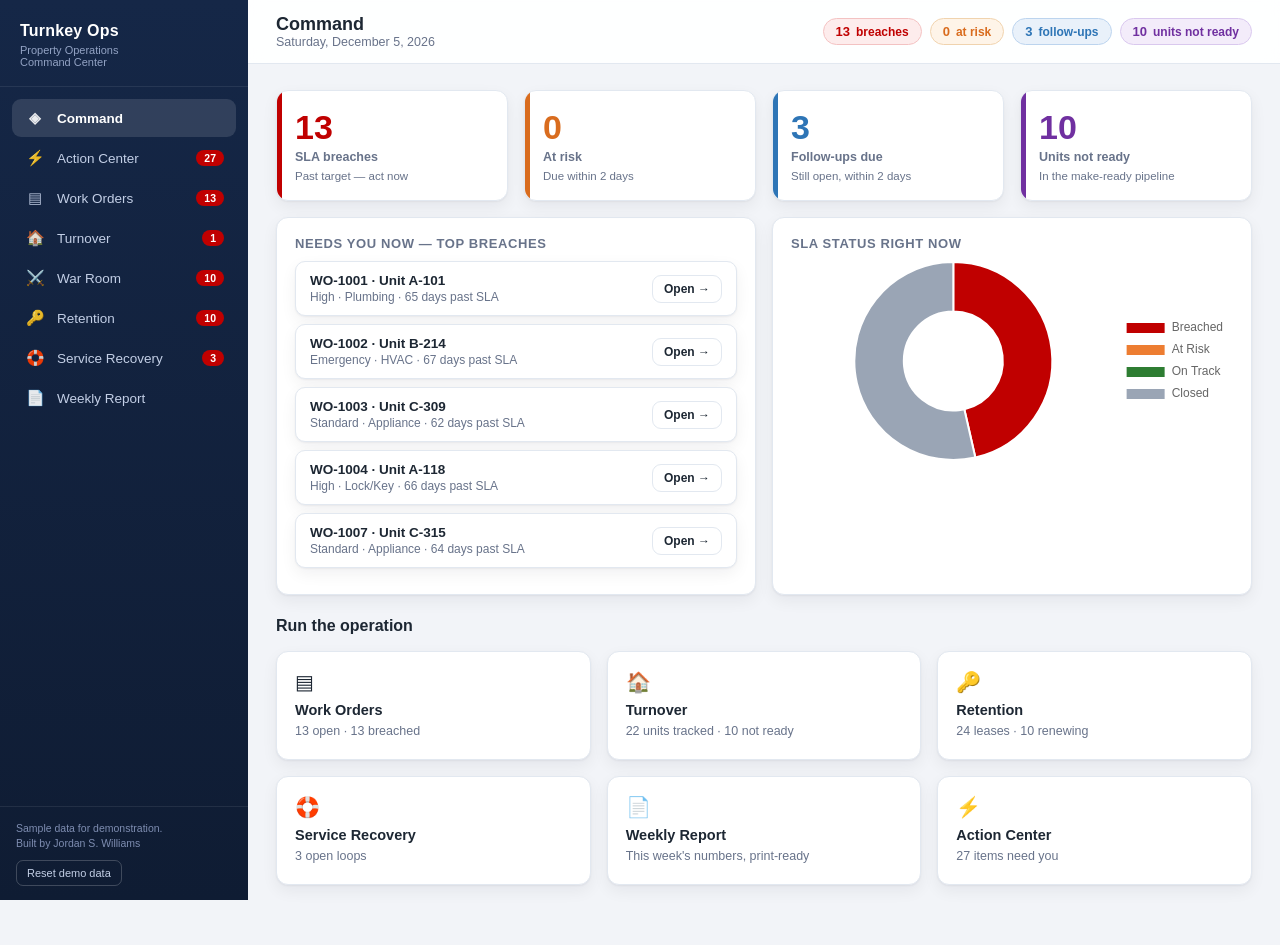
<file: docs/index.html>
<!DOCTYPE html>
<html lang="en">
<head>
<meta charset="UTF-8">
<meta name="viewport" content="width=device-width, initial-scale=1.0">
<title>Turnkey Ops — Property Operations Command Center</title>
<link rel="stylesheet" href="styles.css">
<script src="vendor/chart.umd.min.js"></script>
</head>
<body>
<div class="app">
  <aside class="sidebar">
    <div class="brand">
      <h1>Turnkey Ops</h1>
      <p>Property Operations<br>Command Center</p>
    </div>
    <nav class="nav" id="nav">
      <button data-view="command"><span class="ico">◈</span>Command<span class="cnt" id="cnt-command"></span></button>
      <button data-view="action"><span class="ico">⚡</span>Action Center<span class="cnt" id="cnt-action"></span></button>
      <button data-view="workorders"><span class="ico">▤</span>Work Orders<span class="cnt" id="cnt-workorders"></span></button>
      <button data-view="turnover"><span class="ico">🏠</span>Turnover<span class="cnt" id="cnt-turnover"></span></button>
      <button data-view="warroom"><span class="ico">⚔️</span>War Room<span class="cnt" id="cnt-warroom"></span></button>
      <button data-view="retention"><span class="ico">🔑</span>Retention<span class="cnt" id="cnt-retention"></span></button>
      <button data-view="recovery"><span class="ico">🛟</span>Service Recovery<span class="cnt" id="cnt-recovery"></span></button>
      <button data-view="report"><span class="ico">📄</span>Weekly Report</button>
    </nav>
    <div class="side-foot">
      Sample data for demonstration.<br>Built by Jordan S. Williams
      <br><button id="resetBtn">Reset demo data</button>
    </div>
  </aside>
  <div class="main">
    <div class="topbar">
      <div><h2 id="viewTitle">Command</h2><div class="date" id="dateLine"></div></div>
      <div class="spacer"></div>
      <div class="pulse-pills" id="pulsePills"></div>
    </div>
    <div class="view" id="view"></div>
  </div>
</div>
<div id="modalRoot"></div>
<div id="toasts"></div>
<script src="data.js"></script>
<script src="app.js"></script>
</body>
</html>
</file>
<file: docs/styles.css>
/* Turnkey Ops — design system */
:root{
  --navy:#1F3864; --navy-deep:#152747; --ink:#1d2733; --muted:#68738a;
  --bg:#f2f4f8; --card:#ffffff; --line:#e2e8f0;
  --red:#C00000; --red-bg:#fdecec; --amber:#d96c1e; --amber-bg:#fef4e8;
  --green:#2E7D32; --green-bg:#e9f5ea; --blue:#2E75B6; --blue-bg:#e9f1fa;
  --purple:#7030A0; --purple-bg:#f3ecfa; --gray-bg:#eef1f6;
  --radius:12px; --shadow:0 1px 2px rgba(16,24,40,.05),0 6px 16px rgba(16,24,40,.06);
  --font:-apple-system,BlinkMacSystemFont,"Segoe UI",Inter,Roboto,Helvetica,Arial,sans-serif;
}
*{box-sizing:border-box;margin:0;padding:0}
body{font-family:var(--font);background:var(--bg);color:var(--ink);font-size:14px;-webkit-font-smoothing:antialiased}
.app{display:flex;min-height:100vh}

/* ---------- sidebar ---------- */
.sidebar{width:248px;flex:0 0 248px;background:linear-gradient(180deg,var(--navy-deep),#0f1c33);color:#dbe4f3;
  display:flex;flex-direction:column;position:sticky;top:0;height:100vh}
.brand{padding:22px 20px 18px;border-bottom:1px solid rgba(255,255,255,.08)}
.brand h1{font-size:16px;font-weight:700;color:#fff;letter-spacing:.2px}
.brand p{font-size:11px;color:#93a3c4;margin-top:4px}
.nav{padding:12px;display:flex;flex-direction:column;gap:2px;flex:1}
.nav button{display:flex;align-items:center;gap:11px;width:100%;padding:10px 12px;border:0;border-radius:9px;
  background:transparent;color:#c3cfe6;font-size:13.5px;font-weight:500;cursor:pointer;text-align:left;transition:background .15s}
.nav button:hover{background:rgba(255,255,255,.07);color:#fff}
.nav button.active{background:rgba(255,255,255,.12);color:#fff;font-weight:650}
.nav button .ico{width:22px;text-align:center;font-size:15px;opacity:.9}
.nav button .cnt{margin-left:auto;background:var(--red);color:#fff;font-size:10.5px;font-weight:700;
  border-radius:20px;padding:2px 8px;display:none}
.nav button .cnt.show{display:inline-block}
.side-foot{padding:14px 16px;border-top:1px solid rgba(255,255,255,.08);font-size:10.5px;color:#7e8db1;line-height:1.5}
.side-foot button{background:none;border:1px solid rgba(255,255,255,.2);color:#c3cfe6;border-radius:7px;
  padding:6px 10px;font-size:11px;cursor:pointer;margin-top:8px}
.side-foot button:hover{background:rgba(255,255,255,.08)}

/* ---------- main / topbar ---------- */
.main{flex:1;min-width:0;display:flex;flex-direction:column}
.topbar{position:sticky;top:0;z-index:20;background:rgba(255,255,255,.92);backdrop-filter:blur(8px);
  border-bottom:1px solid var(--line);padding:14px 28px;display:flex;align-items:center;gap:14px}
.topbar h2{font-size:18px;font-weight:700}
.topbar .date{color:var(--muted);font-size:12.5px}
.topbar .spacer{flex:1}
.pulse-pills{display:flex;gap:8px}
.ppill{display:flex;align-items:center;gap:6px;font-size:12px;font-weight:650;border-radius:20px;padding:5px 12px;cursor:pointer;border:1px solid transparent}
.ppill b{font-size:13px}
.ppill.red{background:var(--red-bg);color:var(--red);border-color:#f3c2c2}
.ppill.amber{background:var(--amber-bg);color:var(--amber);border-color:#f0d3ae}
.ppill.blue{background:var(--blue-bg);color:var(--blue);border-color:#bcd4ee}
.ppill.purple{background:var(--purple-bg);color:var(--purple);border-color:#d9c8ee}
.view{padding:26px 28px 60px;max-width:1280px;width:100%;margin:0 auto}

/* ---------- cards / grids ---------- */
.grid{display:grid;gap:16px}
.g4{grid-template-columns:repeat(4,1fr)}
.g2{grid-template-columns:repeat(2,1fr)}
.g3{grid-template-columns:repeat(3,1fr)}
.card{background:var(--card);border:1px solid var(--line);border-radius:var(--radius);box-shadow:var(--shadow);padding:18px}
.card h3{font-size:13px;font-weight:700;color:var(--muted);text-transform:uppercase;letter-spacing:.6px;margin-bottom:10px}
.pulse-card{position:relative;overflow:hidden;cursor:pointer;transition:transform .12s}
.pulse-card:hover{transform:translateY(-2px)}
.pulse-card::before{content:"";position:absolute;left:0;top:0;bottom:0;width:5px;background:var(--ac,var(--navy))}
.pulse-card .num{font-size:34px;font-weight:750;color:var(--ac,var(--navy));line-height:1.1}
.pulse-card .lbl{font-size:12.5px;color:var(--muted);margin-top:4px;font-weight:600}
.pulse-card .sub{font-size:11.5px;color:var(--muted);margin-top:6px}

/* ---------- pills / badges ---------- */
.pill{display:inline-flex;align-items:center;font-size:11.5px;font-weight:700;border-radius:20px;padding:3px 11px;white-space:nowrap}
.pill.red{background:var(--red-bg);color:var(--red)}
.pill.amber{background:var(--amber-bg);color:var(--amber)}
.pill.green{background:var(--green-bg);color:var(--green)}
.pill.blue{background:var(--blue-bg);color:var(--blue)}
.pill.purple{background:var(--purple-bg);color:var(--purple)}
.pill.gray{background:var(--gray-bg);color:var(--muted)}

/* ---------- buttons ---------- */
.btn{border:0;border-radius:9px;padding:9px 16px;font-size:13px;font-weight:650;cursor:pointer;transition:filter .12s}
.btn:hover{filter:brightness(.96)}
.btn.primary{background:var(--navy);color:#fff}
.btn.danger{background:var(--red);color:#fff}
.btn.ghost{background:#fff;border:1px solid var(--line);color:var(--ink)}
.btn.sm{padding:6px 11px;font-size:12px}
.toolbar{display:flex;gap:10px;align-items:center;margin:16px 0;flex-wrap:wrap}
.toolbar input[type=search],.toolbar select{border:1px solid var(--line);border-radius:9px;padding:9px 12px;font-size:13px;background:#fff;font-family:inherit}
.toolbar input[type=search]{min-width:220px}
.toolbar .spacer{flex:1}

/* ---------- tables ---------- */
.tblwrap{background:var(--card);border:1px solid var(--line);border-radius:var(--radius);box-shadow:var(--shadow);overflow:auto}
table{width:100%;border-collapse:collapse;font-size:13px}
thead th{text-align:left;font-size:11px;text-transform:uppercase;letter-spacing:.5px;color:var(--muted);
  padding:11px 12px;border-bottom:1px solid var(--line);background:#f8fafc;white-space:nowrap;position:sticky;top:0}
tbody td{padding:10px 12px;border-bottom:1px solid #eef1f6;vertical-align:middle}
tbody tr:last-child td{border-bottom:0}
tbody tr.clickable{cursor:pointer}
tbody tr.clickable:hover{background:#f6f9ff}
td.num,th.num{text-align:right;font-variant-numeric:tabular-nums}
tr.flash{animation:flash 2.2s}
@keyframes flash{0%,40%{background:#fff7d6}100%{background:transparent}}
.desc{max-width:340px;white-space:nowrap;overflow:hidden;text-overflow:ellipsis;color:var(--muted)}

/* ---------- action center ---------- */
.ac-group{margin-bottom:18px}
.ac-head{display:flex;align-items:center;gap:10px;margin-bottom:10px}
.ac-head .dot{width:10px;height:10px;border-radius:50%}
.ac-head h3{font-size:14px;font-weight:750;margin:0;text-transform:none;letter-spacing:0;color:var(--ink)}
.ac-head .cnt{font-size:12px;font-weight:700;background:#fff;border:1px solid var(--line);border-radius:16px;padding:2px 10px;color:var(--muted)}
.ac-row{display:flex;align-items:center;gap:12px;background:#fff;border:1px solid var(--line);border-radius:10px;
  padding:11px 14px;margin-bottom:8px;box-shadow:var(--shadow)}
.ac-row .main-info{flex:1;min-width:0}
.ac-row .t1{font-weight:700;font-size:13.5px}
.ac-row .t2{font-size:12px;color:var(--muted);margin-top:2px}
.empty{padding:26px;text-align:center;color:var(--muted);font-size:13px;background:#fff;border:1px dashed var(--line);border-radius:10px}

/* ---------- kanban ---------- */
.kanban{display:grid;grid-template-columns:repeat(4,1fr);gap:14px;align-items:start}
.kcol{background:#eef1f6;border-radius:12px;padding:12px;min-height:200px}
.kcol h4{font-size:12px;text-transform:uppercase;letter-spacing:.5px;color:var(--muted);margin-bottom:10px;display:flex;justify-content:space-between}
.kcard{background:#fff;border:1px solid var(--line);border-radius:10px;padding:12px;margin-bottom:10px;cursor:pointer;box-shadow:var(--shadow)}
.kcard:hover{border-color:#b9c6e2}
.kcard .u{font-weight:750;font-size:14px}
.kcard .b{font-size:11.5px;color:var(--muted)}
.kcard .meta{display:flex;gap:6px;margin-top:8px;flex-wrap:wrap}

/* ---------- tiles (home nav) ---------- */
.tiles{display:grid;grid-template-columns:repeat(3,1fr);gap:16px;margin-top:16px}
.tile{background:#fff;border:1px solid var(--line);border-radius:var(--radius);box-shadow:var(--shadow);
  padding:18px;cursor:pointer;transition:transform .12s}
.tile:hover{transform:translateY(-2px);border-color:#b9c6e2}
.tile .ti{font-size:20px}
.tile h4{font-size:14.5px;margin:8px 0 4px}
.tile p{font-size:12.5px;color:var(--muted);line-height:1.5}

/* ---------- modal ---------- */
.mback{position:fixed;inset:0;background:rgba(15,23,42,.5);display:flex;align-items:center;justify-content:center;z-index:100;padding:20px}
.modal{background:#fff;border-radius:14px;width:560px;max-width:100%;max-height:92vh;overflow:auto;box-shadow:0 20px 60px rgba(0,0,0,.25)}
.modal header{padding:18px 22px;border-bottom:1px solid var(--line);display:flex;align-items:center;justify-content:space-between}
.modal header h3{font-size:16px;margin:0;text-transform:none;letter-spacing:0;color:var(--ink)}
.modal .x{background:none;border:0;font-size:20px;cursor:pointer;color:var(--muted)}
.modal .body{padding:20px 22px}
.frow{margin-bottom:14px}
.frow label{display:block;font-size:12px;font-weight:650;color:var(--muted);margin-bottom:5px}
.frow input,.frow select,.frow textarea{width:100%;border:1px solid var(--line);border-radius:8px;padding:9px 11px;font-size:13.5px;font-family:inherit}
.frow textarea{resize:vertical;min-height:70px}
.f2{display:grid;grid-template-columns:1fr 1fr;gap:12px}
.modal footer{padding:16px 22px;border-top:1px solid var(--line);display:flex;justify-content:flex-end;gap:10px}
.hint{font-size:12px;color:var(--muted);background:#f6f9ff;border:1px solid #dbe6fb;border-radius:8px;padding:8px 11px;margin-top:6px}

/* ---------- war room ---------- */
.warbanner{background:linear-gradient(120deg,var(--navy-deep),var(--navy) 60%,#2a4a7f);color:#fff;
  border-radius:var(--radius);box-shadow:var(--shadow);padding:22px 24px;display:flex;gap:24px;align-items:center}
.war-season{font-size:11px;letter-spacing:2px;color:#9db1d8;font-weight:700}
.warbanner h2{color:#fff;font-size:22px;margin:4px 0}
.war-sub{color:#b9c6e2;font-size:12.5px}
.war-main{flex:1;min-width:0}
.war-track{height:10px;background:rgba(255,255,255,.18);border-radius:6px;margin:14px 0 6px;overflow:hidden}
.war-fill{height:100%;background:linear-gradient(90deg,#4caf50,#8bc34a);border-radius:6px}
.war-pctline{color:#dbe4f3;font-size:12.5px}.war-pctline b{color:#fff}
.war-count{text-align:center;background:rgba(255,255,255,.1);border-radius:12px;padding:14px 22px;flex:0 0 auto}
.war-days{font-size:40px;font-weight:800;color:#fff;line-height:1}
.war-lbl{font-size:11px;color:#9db1d8;margin-top:4px;line-height:1.4}
.pbar{height:8px;background:var(--gray-bg);border-radius:5px;overflow:hidden;display:inline-block;width:65%;vertical-align:middle;margin-right:8px}
.pfill{height:100%;border-radius:5px}.pfill.g{background:var(--green)}.pfill.a{background:var(--amber)}.pfill.r{background:var(--red)}
.tl{display:flex;flex-direction:column}
.tlrow{display:flex;gap:12px;position:relative;padding:9px 0 9px 4px}
.tlrow:not(:last-child)::before{content:"";position:absolute;left:13px;top:33px;bottom:-3px;width:2px;background:var(--line)}
.tldot{width:20px;height:20px;border-radius:50%;border:2px solid var(--line);background:#fff;flex:0 0 20px;
  display:flex;align-items:center;justify-content:center;font-size:11px;color:#fff}
.tlrow.done .tldot{background:var(--green);border-color:var(--green)}
.tlrow.next .tldot{border-color:var(--amber);box-shadow:0 0 0 4px var(--amber-bg)}
.tllabel{font-weight:600;font-size:13px}
.blkgrid{display:grid;grid-template-columns:repeat(auto-fill,minmax(300px,1fr));gap:12px}
.blk-top{display:flex;gap:6px;align-items:center;margin-bottom:8px}
.blk-unit{font-weight:700;font-size:13.5px}
.blk-detail{color:var(--muted);font-size:12.5px;margin:6px 0}
.blk-meta{font-size:11.5px;margin-bottom:10px}
.blk-act{display:flex;justify-content:flex-end}

/* ---------- toast ---------- */
#toasts{position:fixed;bottom:22px;right:22px;z-index:200;display:flex;flex-direction:column;gap:8px}
.toast{background:#16294d;color:#fff;padding:11px 18px;border-radius:10px;font-size:13px;box-shadow:0 8px 24px rgba(0,0,0,.25);animation:tin .2s}
@keyframes tin{from{transform:translateY(8px);opacity:0}}

/* ---------- misc ---------- */
.sec-title{font-size:16px;font-weight:750;margin:22px 0 12px}
.muted{color:var(--muted)}
.chart-box{position:relative;height:240px}
.chart-box.sm{height:200px}
.stars{color:#d9a441;font-size:14px;letter-spacing:2px}
.kpi-num{font-size:26px;font-weight:750}
.report{background:#fff;border:1px solid var(--line);border-radius:14px;box-shadow:var(--shadow);padding:34px;max-width:860px}
.report h1{font-size:24px;color:var(--navy)}
.report .wk{color:var(--muted);margin:4px 0 20px;font-weight:600}
.rkpis{display:grid;grid-template-columns:repeat(3,1fr);gap:12px;margin-bottom:22px}
.rkpi{border:1px solid var(--line);border-radius:10px;padding:14px;text-align:center}
.rkpi .n{font-size:24px;font-weight:750;color:var(--navy)}
.rkpi .l{font-size:11.5px;color:var(--muted);margin-top:4px}

@media (max-width:1100px){.g4{grid-template-columns:repeat(2,1fr)}.kanban{grid-template-columns:repeat(2,1fr)}.tiles{grid-template-columns:repeat(2,1fr)}}
@media (max-width:800px){.sidebar{display:none}.g4,.g2,.g3{grid-template-columns:1fr}.tiles{grid-template-columns:1fr}.rkpis{grid-template-columns:repeat(2,1fr)}}
@media print{
  .sidebar,.topbar,.toolbar,.no-print{display:none!important}
  .main{display:block}.view{padding:0;max-width:none}
  body{background:#fff}.card,.tblwrap,.report{box-shadow:none}
}
</file>
